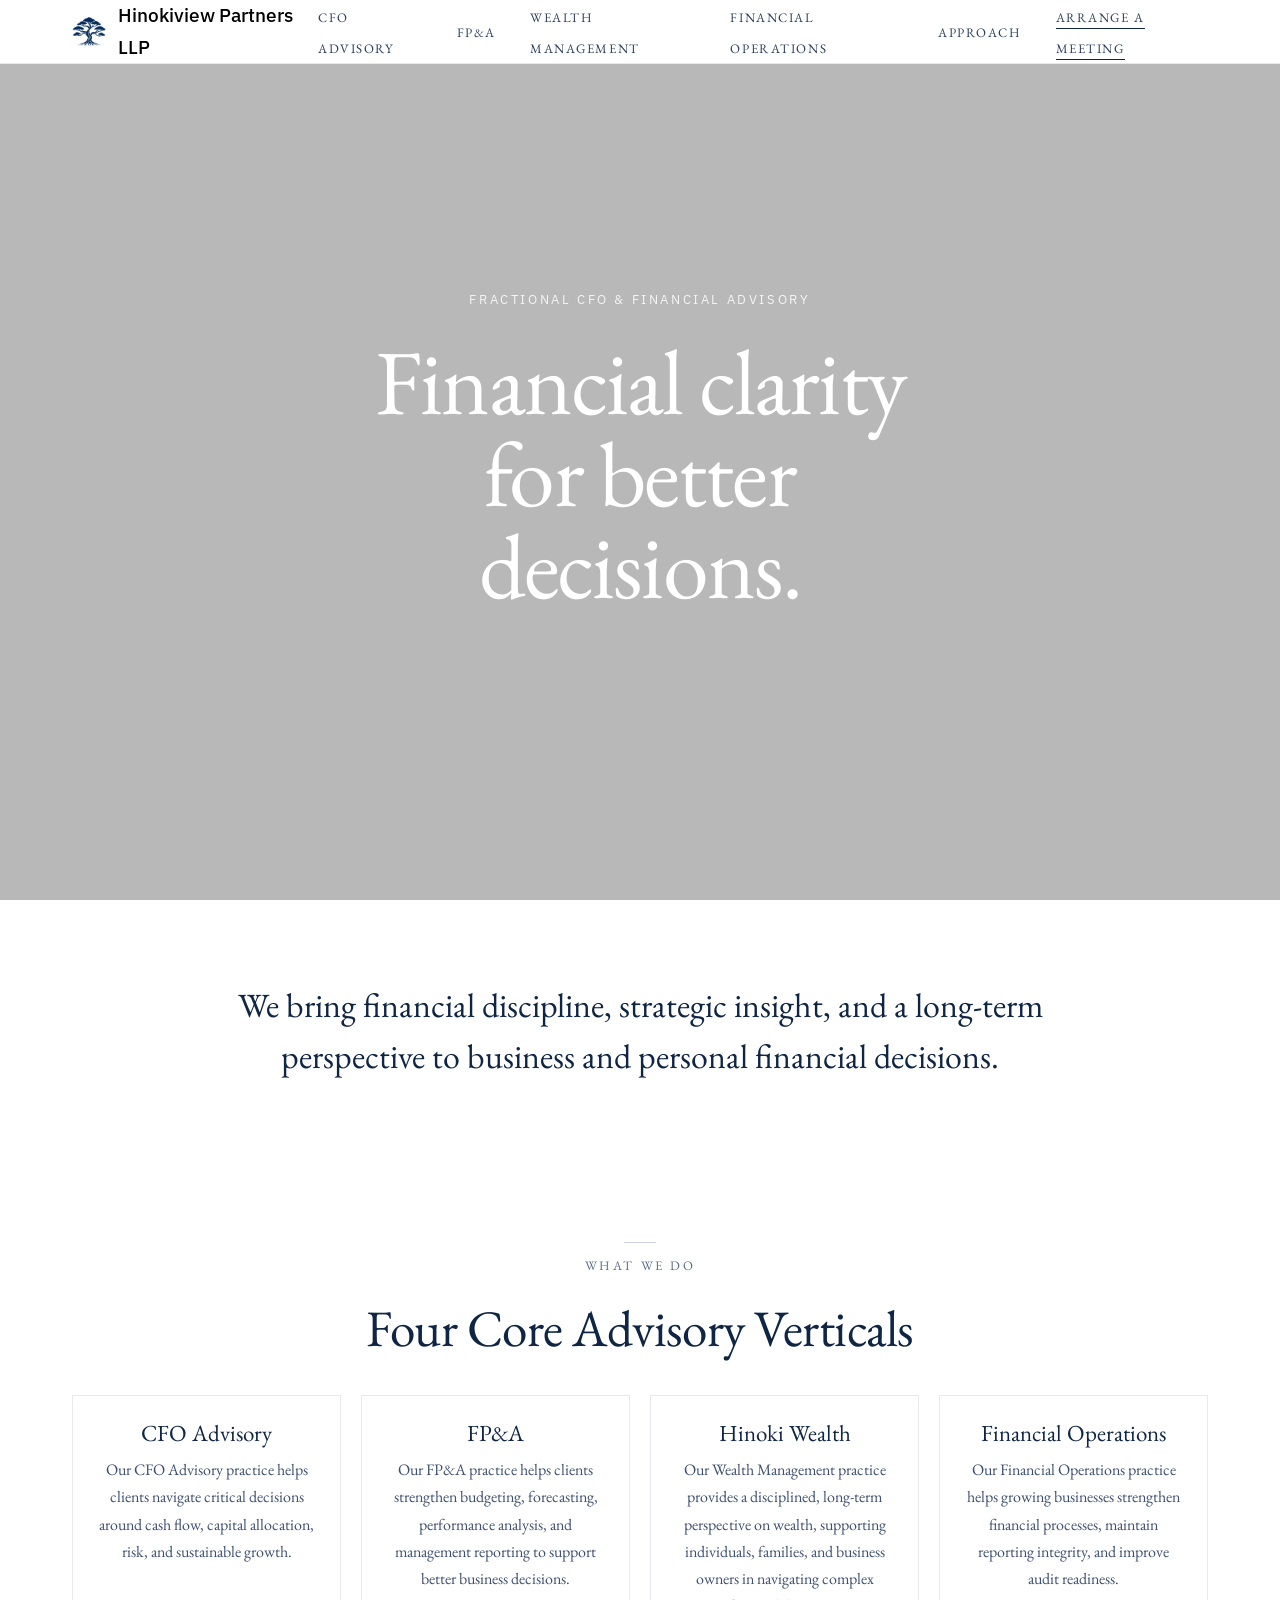
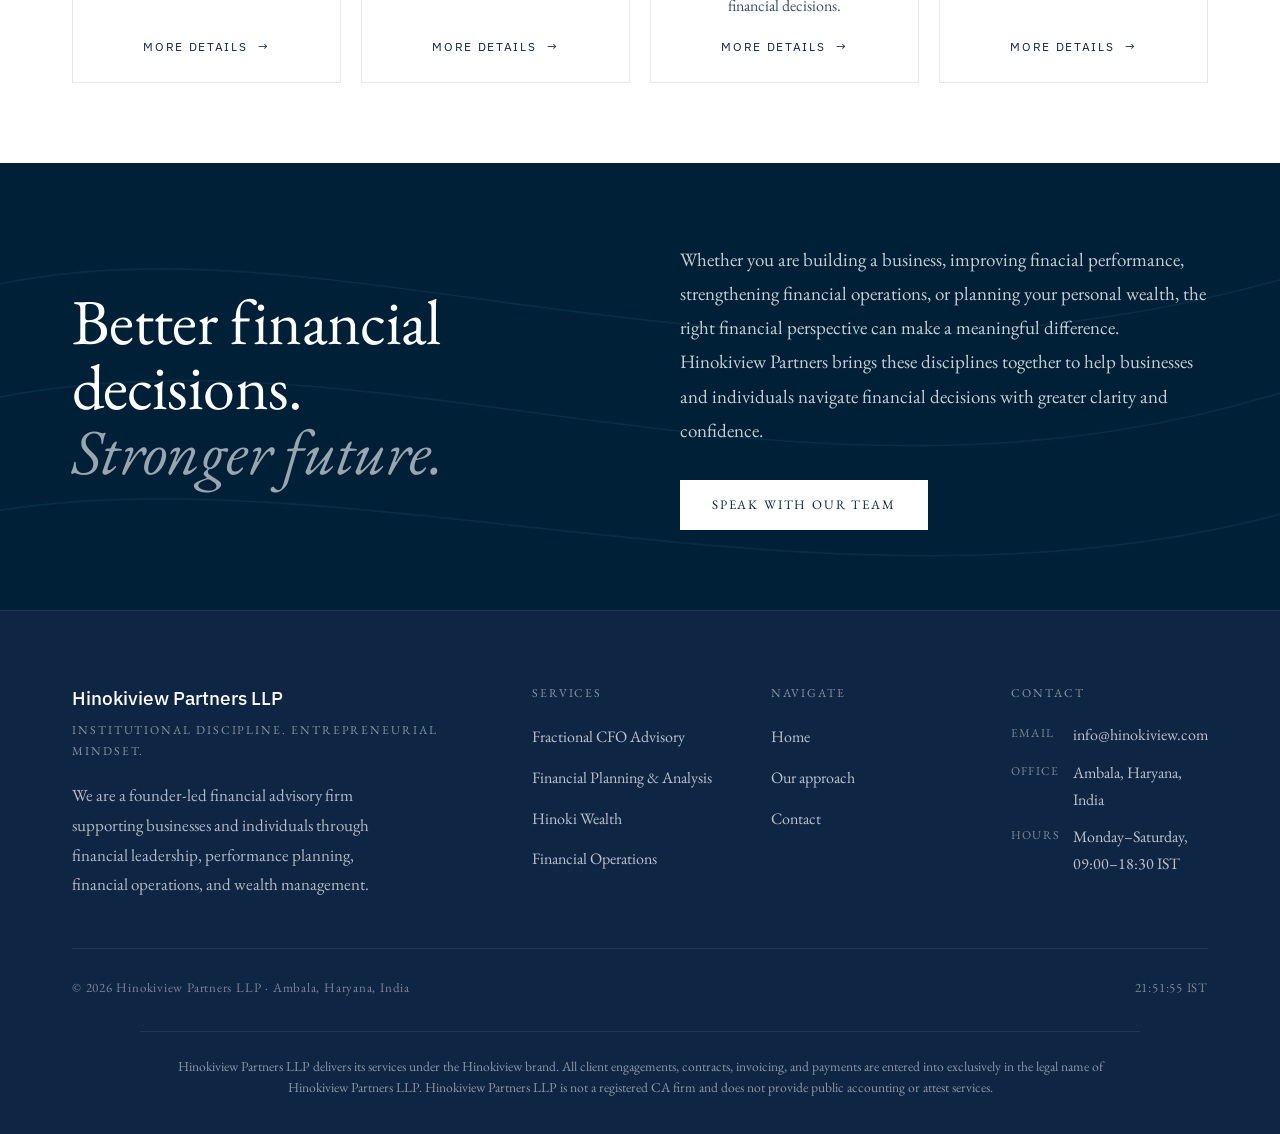
<file: index.html>
<!-- filename: index.html -->

<!DOCTYPE html>
<html lang="en">
<head>
  <meta charset="UTF-8">
  <meta name="viewport" content="width=device-width, initial-scale=1.0">
  <title>Hinokiview Partners LLP | CFO Advisory Services</title>
  <link rel="icon" type="image/png" href="favicon.png?v=2">
  <meta name="description" content="Financial clarity for better decisions.">
  <meta name="robots" content="index, follow">
  <link rel="preconnect" href="https://fonts.googleapis.com">
  <link rel="preconnect" href="https://fonts.gstatic.com" crossorigin>
  <link href="https://fonts.googleapis.com/css2?family=EB+Garamond:ital,wght@0,400;0,500;1,400;1,500&family=IBM+Plex+Sans:wght@400;500;600&display=swap" rel="stylesheet">
  <link rel="stylesheet" href="styles.css">
</head>
<body>

  <!-- 1 — WHITE NOTE BAR: logo + navigation -->
  <nav aria-label="Main navigation">
    <a class="nav-logo" href="index.html">
      <img class="logo-mark" src="logo.png" alt="Hinokiview Partners logo">
      Hinokiview Partners LLP
    </a>
    <button class="menu-toggle" type="button" aria-expanded="false" aria-label="Open navigation">Menu</button>
    <ul class="nav-links">
      <li><a href="cfo.html">CFO Advisory</a></li>
      <li><a href="fpa.html">FP&amp;A</a></li>
      <li><a href="wealth-management.html">Wealth Management</a></li>
      <li><a href="financial-operations.html">Financial Operations</a></li>
      <li><a href="approach.html">Approach</a></li>
      <li><a class="nav-cta" href="mailto:info@hinokiview.com?subject=Arrange%20a%20meeting">Arrange a meeting</a></li>
    </ul>
  </nav>

  <main>

    <!-- 2 — VIDEO HERO: only the two lines of text over a now-visible video -->
    <section class="hero">
      <video class="hero-video" autoplay muted loop playsinline poster="">
        <!-- change hero.mp4 to your actual video filename -->
        <source src="hinokiviewplaceholder.mp4" type="video/mp4">
      </video>
      <div class="hero-overlay"></div>
      <div class="hero-content">
        <p class="hero-eyebrow">Fractional CFO &amp; Financial Advisory</p>
        <h1 class="hero-h">Financial clarity<br>for better<br>decisions.</h1>
      </div>
    </section>

    <!-- 3 — WHITE BACKGROUND: mission statement, then What we do -->
    <section class="sec intro">
      <p class="intro-statement">
        We bring financial discipline, strategic insight, and a long-term perspective to business and personal financial decisions.
      </p>
    </section>

    <section class="sec what-we-do">
      <p class="sec-label">What we do</p>
      <h2 class="sec-h">Four Core Advisory Verticals</h2>

      <div class="wwd-grid">
        <article class="wwd-card">
          <h3 class="wwd-title">CFO Advisory</h3>
          <p class="wwd-tagline">Our CFO Advisory practice helps clients navigate critical decisions around cash flow, capital allocation, risk, and sustainable growth.</p>
          <a class="wwd-link" href="cfo.html">More details <span aria-hidden="true">→</span></a>
        </article>

        <article class="wwd-card">
          <h3 class="wwd-title">FP&amp;A</h3>
          <p class="wwd-tagline">Our FP&A practice helps clients strengthen budgeting, forecasting, performance analysis, and management reporting to support better business decisions.</p>
          <a class="wwd-link" href="fpa.html">More details <span aria-hidden="true">→</span></a>
        </article>

        <article class="wwd-card">
          <h3 class="wwd-title">Hinoki Wealth</h3>
          <p class="wwd-tagline">Our Wealth Management practice provides a disciplined, long-term perspective on wealth, supporting individuals, families, and business owners in navigating complex financial decisions.</p>
          <a class="wwd-link" href="wealth-management.html">More details <span aria-hidden="true">→</span></a>
        </article>

        <article class="wwd-card">
          <h3 class="wwd-title">Financial Operations</h3>
          <p class="wwd-tagline">Our Financial Operations practice helps growing businesses strengthen financial processes, maintain reporting integrity, and improve audit readiness.</p>
          <a class="wwd-link" href="financial-operations.html">More details <span aria-hidden="true">→</span></a>
        </article>
      </div>
    </section>

    <!-- 4 — BLUE BAND -->
    <section class="band">
      <svg class="band-lines" viewBox="0 0 1200 400" preserveAspectRatio="none" aria-hidden="true">
        <path d="M-50 120 C300 20 700 260 1250 90"></path>
        <path d="M-50 220 C350 120 750 360 1250 190"></path>
        <path d="M-50 320 C300 240 800 440 1250 300"></path>
      </svg>
      <div class="band-inner">
        <h2 class="band-h">Better financial<br>decisions.<br><em>Stronger future.</em></h2>
        <div class="band-right">
          <p>Whether you are building a business, improving finacial performance, strengthening financial operations, or planning your personal wealth, the right financial perspective can make a meaningful difference. Hinokiview Partners brings these disciplines together to help businesses and individuals navigate financial decisions with greater clarity and confidence.</p>
          <a class="btn-white" href="mailto:info@hinokiview.com?subject=Consultation">Speak with our team</a>
        </div>
      </div>
    </section>

  </main>

  <!-- SHARED FOOTER -->
  <footer id="footer-contact">
    <div class="footer-top">
      <div>
        <div class="f-brand">Hinokiview Partners LLP</div>
        <div class="f-tagline">Institutional discipline. Entrepreneurial mindset.</div>
        <p class="f-about">We are a founder-led financial advisory firm supporting businesses and individuals through financial leadership, performance planning, financial operations, and wealth management.</p>
      </div>
      <div class="f-col">
        <p class="f-col-h">Services</p>
        <ul>
          <li><a href="cfo.html">Fractional CFO Advisory</a></li>
          <li><a href="fpa.html">Financial Planning &amp; Analysis</a></li>
          <li><a href="wealth-management.html">Hinoki Wealth</a></li>
          <li><a href="financial-operations.html">Financial Operations</a></li>
        </ul>
      </div>
      <div class="f-col">
        <p class="f-col-h">Navigate</p>
        <ul>
          <li><a href="index.html">Home</a></li>
          <li><a href="approach.html">Our approach</a></li>
          <li><a href="mailto:info@hinokiview.com?subject=Contact">Contact</a></li>
        </ul>
      </div>
      <div class="f-col">
        <p class="f-col-h">Contact</p>
        <div class="f-row"><span>Email</span><span><a href="mailto:info@hinokiview.com">info@hinokiview.com</a></span></div>
        <div class="f-row"><span>Office</span><span>Ambala, Haryana, India</span></div>
        <div class="f-row"><span>Hours</span><span>Monday–Saturday, 09:00–18:30 IST</span></div>
      </div>
    </div>
    <div class="footer-bottom">
      <p>&copy; 2026 Hinokiview Partners LLP · Ambala, Haryana, India</p>
      <span id="clock" aria-hidden="true"></span>
    </div>
    <p class="legal-disclaimer">
      Hinokiview Partners LLP delivers its services under the Hinokiview brand. All client
      engagements, contracts, invoicing, and payments are entered into exclusively
      in the legal name of Hinokiview Partners LLP. Hinokiview Partners LLP is not a
      registered CA firm and does not provide public accounting or attest services.
    </p>
  </footer>

  <script src="script.js"></script>
</body>
</html>
</file>
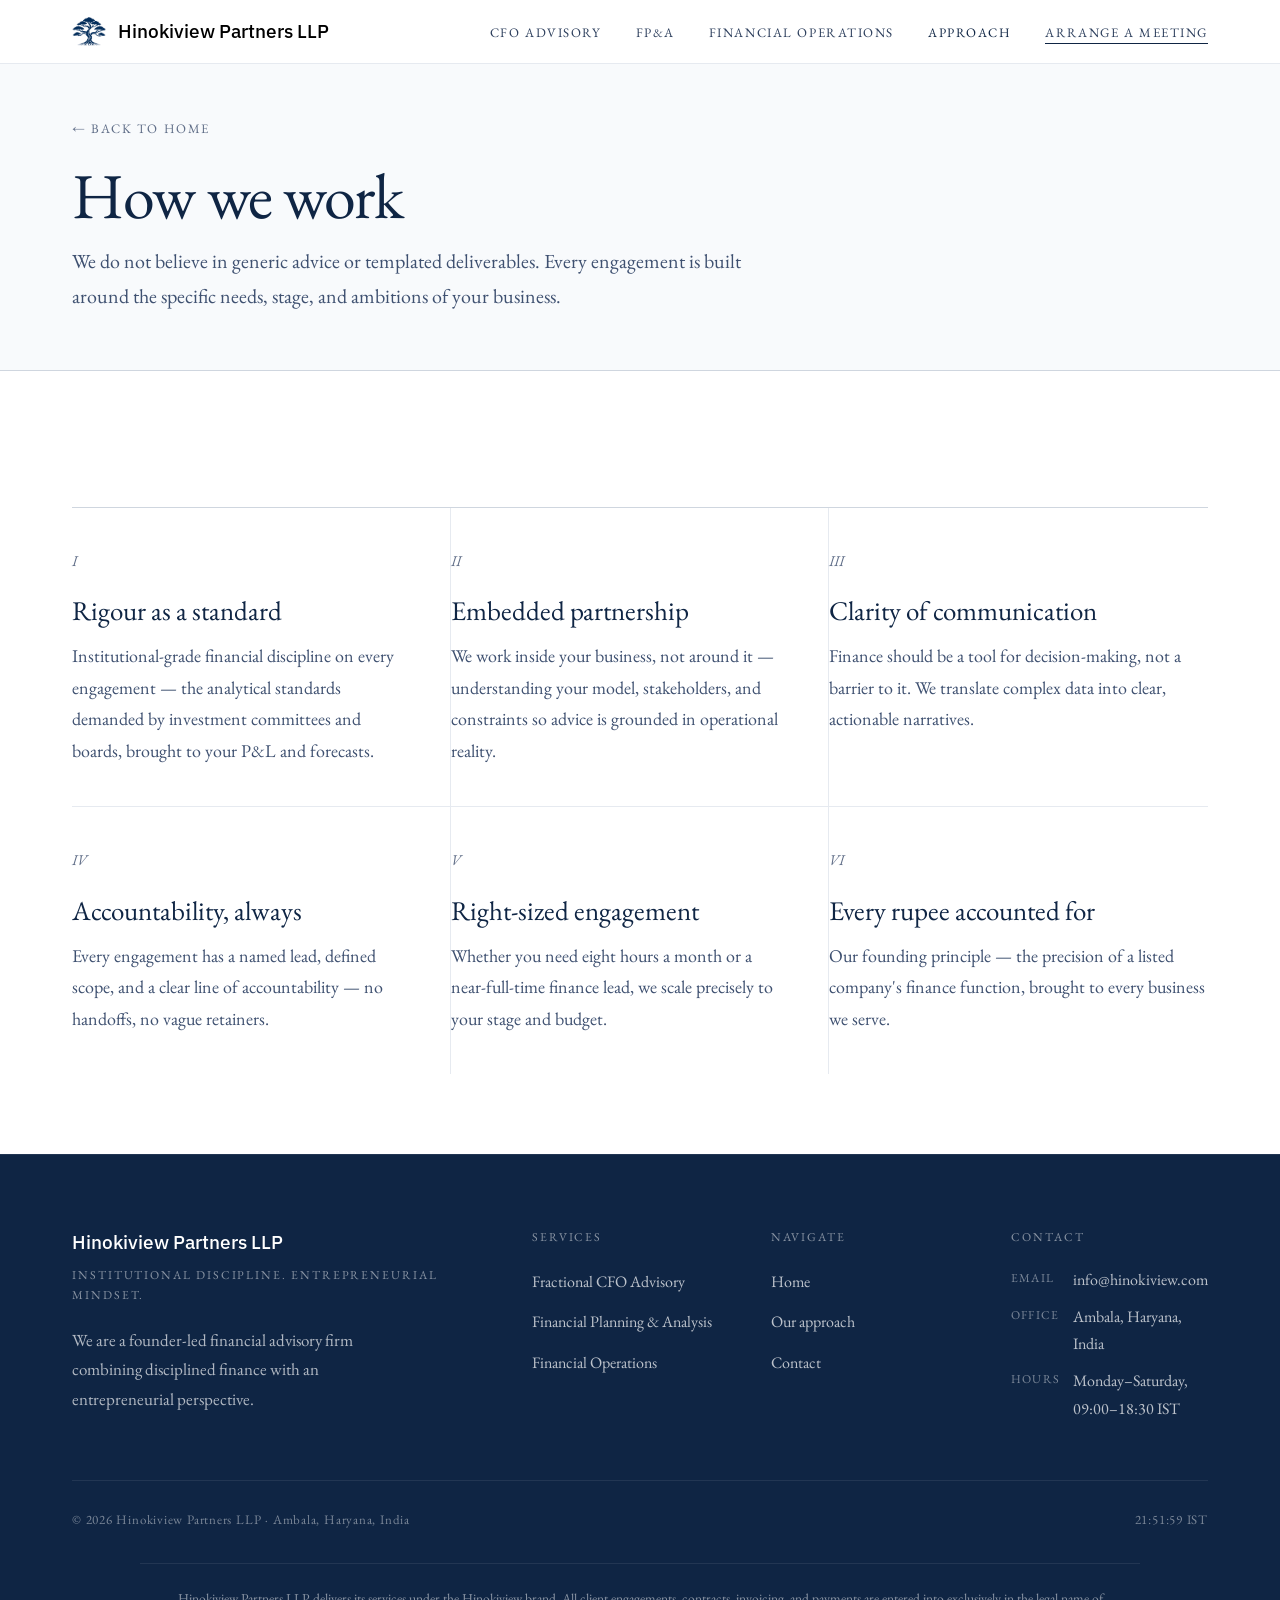
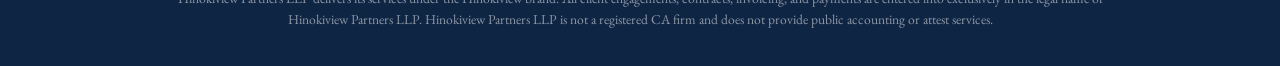
<file: approach.html>
<!-- filename: approach.html -->

<!DOCTYPE html>
<html lang="en">
<head>
  <meta charset="UTF-8">
  <meta name="viewport" content="width=device-width, initial-scale=1.0">
  <title>Our Approach · Hinokiview Partners LLP</title>
  <link rel="icon" type="image/png" href="favicon.png?v=2">
  <meta name="description" content="How Hinokiview Partners works — rigour, embedded partnership, clarity, and accountability on every engagement.">
  <meta name="robots" content="index, follow">
  <link rel="preconnect" href="https://fonts.googleapis.com">
  <link rel="preconnect" href="https://fonts.gstatic.com" crossorigin>
  <link href="https://fonts.googleapis.com/css2?family=EB+Garamond:ital,wght@0,400;0,500;1,400;1,500&family=IBM+Plex+Sans:wght@400;500;600&display=swap" rel="stylesheet">
  <link rel="stylesheet" href="styles.css">
</head>
<body>
  <nav aria-label="Main navigation">
    <a class="nav-logo" href="index.html">
      <img class="logo-mark" src="logo.png" alt="Hinokiview Partners logo">
      Hinokiview Partners LLP
    </a>
    <button class="menu-toggle" type="button" aria-expanded="false" aria-label="Open navigation">Menu</button>
    <ul class="nav-links">
      <li><a href="cfo.html">CFO Advisory</a></li>
      <li><a href="fpa.html">FP&amp;A</a></li>
      <li><a href="financial-operations.html">Financial Operations</a></li>
      <li><a class="active" href="approach.html">Approach</a></li>
      <li><a class="nav-cta" href="mailto:info@hinokiview.com?subject=Arrange%20a%20meeting">Arrange a meeting</a></li>
    </ul>
  </nav>

  <main>
    <section class="page-hero">
      <a class="back-link" href="index.html"><span aria-hidden="true">←</span> Back to home</a>
      <h1 class="page-hero-h" style="margin-top:20px">How we work </h1>
      <p class="page-hero-p">We do not believe in generic advice or templated deliverables. Every engagement is built around the specific needs, stage, and ambitions of your business.</p>
    </section>
    <section class="sec">
      <div class="principles-grid">
        <article class="principle"><p class="p-num">I</p><h3 class="p-title">Rigour as a standard</h3><p class="p-body">Institutional-grade financial discipline on every engagement — the analytical standards demanded by investment committees and boards, brought to your P&amp;L and forecasts.</p></article>
        <article class="principle"><p class="p-num">II</p><h3 class="p-title">Embedded partnership</h3><p class="p-body">We work inside your business, not around it — understanding your model, stakeholders, and constraints so advice is grounded in operational reality.</p></article>
        <article class="principle"><p class="p-num">III</p><h3 class="p-title">Clarity of communication</h3><p class="p-body">Finance should be a tool for decision-making, not a barrier to it. We translate complex data into clear, actionable narratives.</p></article>
        <article class="principle"><p class="p-num">IV</p><h3 class="p-title">Accountability, always</h3><p class="p-body">Every engagement has a named lead, defined scope, and a clear line of accountability — no handoffs, no vague retainers.</p></article>
        <article class="principle"><p class="p-num">V</p><h3 class="p-title">Right-sized engagement</h3><p class="p-body">Whether you need eight hours a month or a near-full-time finance lead, we scale precisely to your stage and budget.</p></article>
        <article class="principle"><p class="p-num">VI</p><h3 class="p-title">Every rupee accounted for</h3><p class="p-body">Our founding principle — the precision of a listed company's finance function, brought to every business we serve.</p></article>
      </div>
    </section>
  </main>

  <footer id="footer-contact">
    <div class="footer-top">
      <div>
        <div class="f-brand">Hinokiview Partners LLP</div>
        <div class="f-tagline">Institutional discipline. Entrepreneurial mindset.</div>
        <p class="f-about">We are a founder-led financial advisory firm combining disciplined finance with an entrepreneurial perspective.</p>
      </div>
      <div class="f-col">
        <p class="f-col-h">Services</p>
        <ul>
          <li><a href="cfo.html">Fractional CFO Advisory</a></li>
          <li><a href="fpa.html">Financial Planning &amp; Analysis</a></li>
          <li><a href="financial-operations.html">Financial Operations</a></li>
        </ul>
      </div>
      <div class="f-col">
        <p class="f-col-h">Navigate</p>
        <ul>
          <li><a href="index.html">Home</a></li>
          <li><a href="approach.html">Our approach</a></li>
          <li><a href="mailto:info@hinokiview.com?subject=Contact">Contact</a></li>
        </ul>
      </div>
      <div class="f-col">
        <p class="f-col-h">Contact</p>
        <div class="f-row"><span>Email</span><span><a href="mailto:info@hinokiview.com">info@hinokiview.com</a></span></div>
        <div class="f-row"><span>Office</span><span>Ambala, Haryana, India</span></div>
        <div class="f-row"><span>Hours</span><span>Monday–Saturday, 09:00–18:30 IST</span></div>
      </div>
    </div>
    <div class="footer-bottom">
      <p>&copy; 2026 Hinokiview Partners LLP · Ambala, Haryana, India</p>
      <span id="clock" aria-hidden="true"></span>
    </div>
    <p class="legal-disclaimer">
      Hinokiview Partners LLP delivers its services under the Hinokiview brand. All client
      engagements, contracts, invoicing, and payments are entered into exclusively
      in the legal name of Hinokiview Partners LLP. Hinokiview Partners LLP is not a
      registered CA firm and does not provide public accounting or attest services.
    </p>
  </footer>

  <script src="script.js"></script>
</body>
</html>
</file>
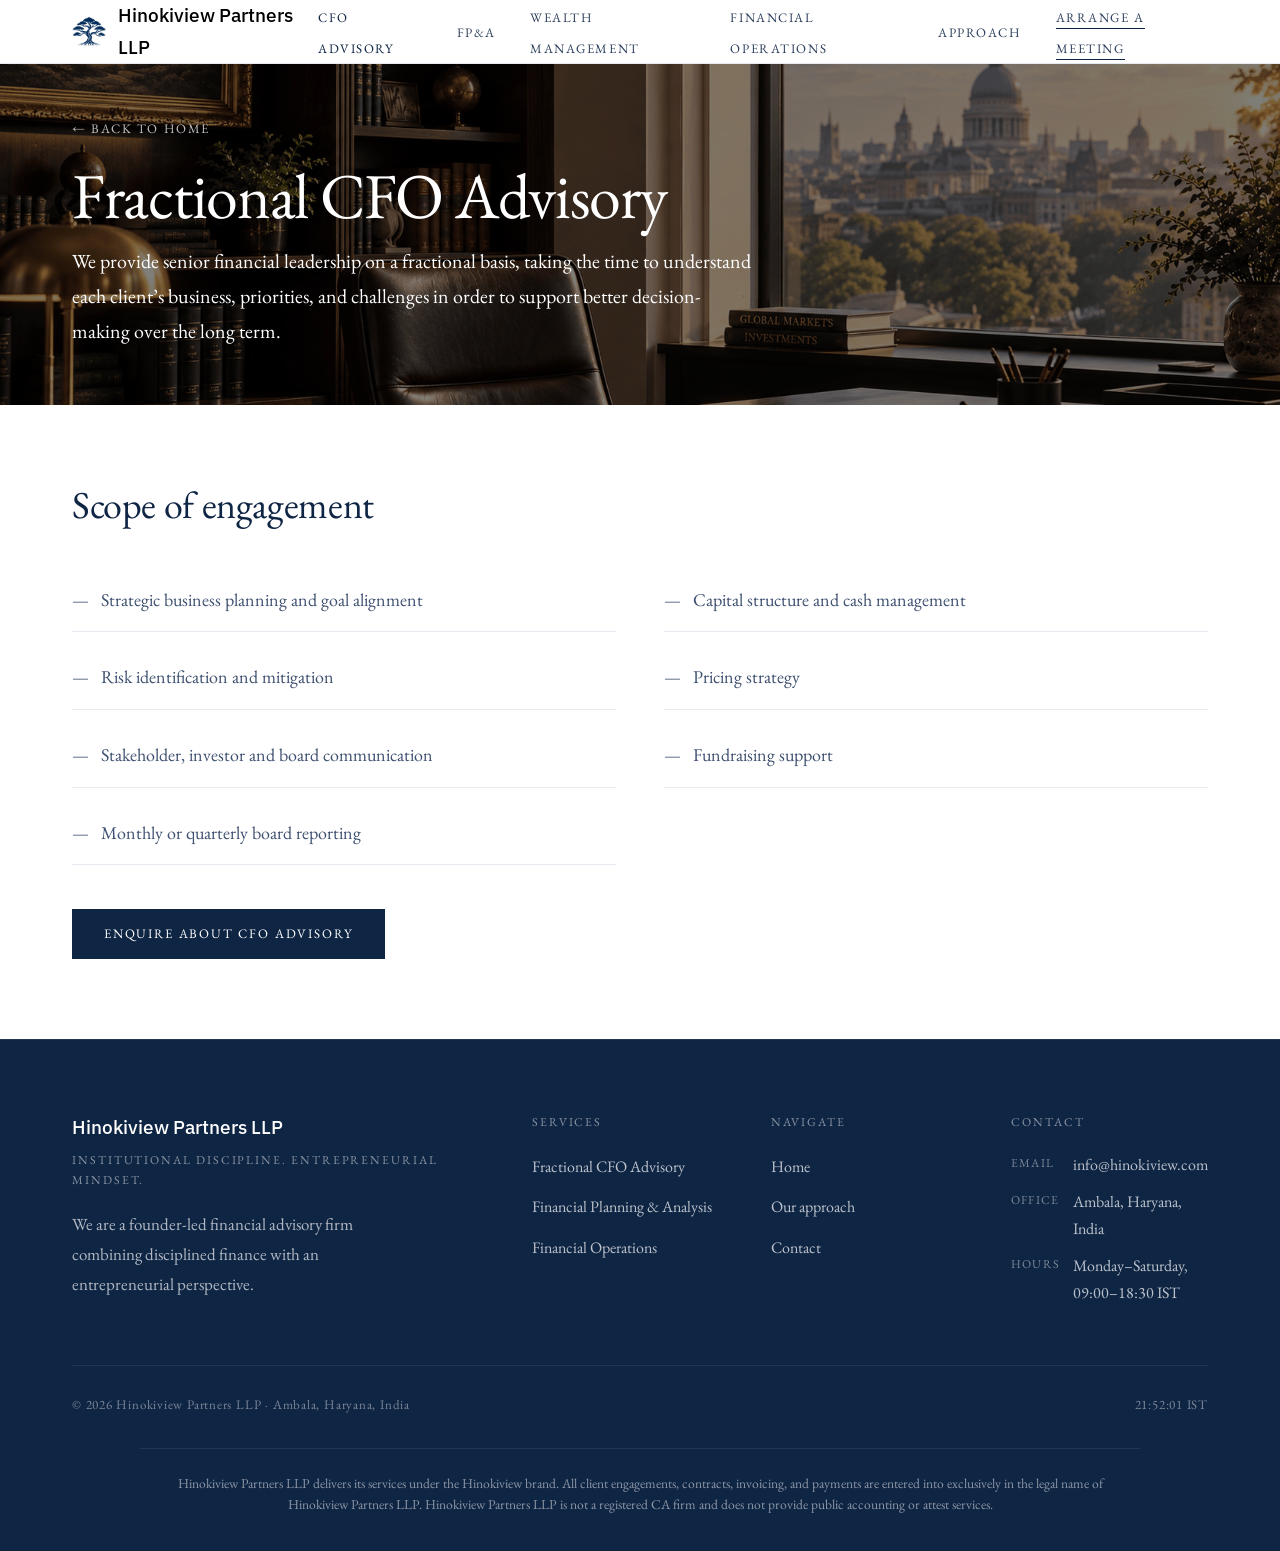
<file: cfo.html>
<!-- filename: cfo.html -->
<!DOCTYPE html>
<html lang="en">
<head>
  <meta charset="UTF-8">
  <meta name="viewport" content="width=device-width, initial-scale=1.0">
  <title>Fractional CFO Advisory · Hinokiview Partners LLP</title>
  <link rel="icon" type="image/png" href="favicon.png?v=2">
  <meta name="description" content="We provide senior financial leadership on a fractional basis, taking the time to understand each client’s business, priorities, and challenges in order to support better decision-making over the long term.">
  <meta name="robots" content="index, follow">
  <link rel="preconnect" href="https://fonts.googleapis.com">
  <link rel="preconnect" href="https://fonts.gstatic.com" crossorigin>
  <link href="https://fonts.googleapis.com/css2?family=EB+Garamond:ital,wght@0,400;0,500;1,400;1,500&family=IBM+Plex+Sans:wght@400;500;600&display=swap" rel="stylesheet">
  <link rel="stylesheet" href="styles.css">
</head>
<body>
  <!-- Paste the SHARED NAV here. On this page add class="active" to the CFO Advisory link: -->
  <nav aria-label="Main navigation">
    <a class="nav-logo" href="index.html">
      <img class="logo-mark" src="logo.png" alt="Hinokiview Partners logo">
      Hinokiview Partners LLP
    </a>
    <button class="menu-toggle" type="button" aria-expanded="false" aria-label="Open navigation">Menu</button>
    <ul class="nav-links">
      <li><a class="active" href="cfo.html">CFO Advisory</a></li>
      <li><a href="fpa.html">FP&amp;A</a></li>
      <li><a href="wealth-management.html">Wealth Management</a></li>
      <li><a href="financial-operations.html">Financial Operations</a></li>
      <li><a href="approach.html">Approach</a></li>
      <li><a class="nav-cta" href="mailto:info@hinokiview.com?subject=Arrange%20a%20meeting">Arrange a meeting</a></li>
    </ul>
  </nav>

  <main>
    <section class="page-hero has-photo" style="--hero-img:url('cfo-advisory.jpg')">
      <a class="back-link" href="index.html"><span aria-hidden="true">←</span> Back to home</a>
     <h1 class="page-hero-h" style="margin-top:20px">Fractional CFO Advisory</h1>
      <p class="page-hero-p">We provide senior financial leadership on a fractional basis, taking the time to understand each client’s business, priorities, and challenges in order to support better decision-making over the long term.</p>
    </section>
    <section class="sec">
      <h2 class="sec-h" style="font-size:clamp(28px,3vw,38px)">Scope of engagement</h2>
      <div class="scope-grid">
        <div class="scope-item">Strategic business planning and goal alignment</div>
        <div class="scope-item">Capital structure and cash management</div>
        <div class="scope-item">Risk identification and mitigation</div>
        <div class="scope-item">Pricing strategy</div>
        <div class="scope-item">Stakeholder, investor and board communication</div>
        <div class="scope-item">Fundraising support</div>
        <div class="scope-item">Monthly or quarterly board reporting</div>
      </div>
      <div style="margin-top:44px"><a class="btn-dark" href="mailto:info@hinokiview.com?subject=CFO%20Advisory%20Enquiry">Enquire about CFO Advisory</a></div>
    </section>
  </main>

  <!-- Paste the SHARED FOOTER here (identical to index.html) -->
  <footer id="footer-contact">
    <div class="footer-top">
      <div>
        <div class="f-brand">Hinokiview Partners LLP</div>
        <div class="f-tagline">Institutional discipline. Entrepreneurial mindset.</div>
        <p class="f-about">We are a founder-led financial advisory firm combining disciplined finance with an entrepreneurial perspective.</p>
      </div>
      <div class="f-col">
        <p class="f-col-h">Services</p>
        <ul>
          <li><a href="cfo.html">Fractional CFO Advisory</a></li>
          <li><a href="fpa.html">Financial Planning &amp; Analysis</a></li>
          <li><a href="financial-operations.html">Financial Operations</a></li>
        </ul>
      </div>
      <div class="f-col">
        <p class="f-col-h">Navigate</p>
        <ul>
          <li><a href="index.html">Home</a></li>
          <li><a href="approach.html">Our approach</a></li>
          <li><a href="mailto:info@hinokiview.com?subject=Contact">Contact</a></li>
        </ul>
      </div>
      <div class="f-col">
        <p class="f-col-h">Contact</p>
        <div class="f-row"><span>Email</span><span><a href="mailto:info@hinokiview.com">info@hinokiview.com</a></span></div>
        <div class="f-row"><span>Office</span><span>Ambala, Haryana, India</span></div>
        <div class="f-row"><span>Hours</span><span>Monday–Saturday, 09:00–18:30 IST</span></div>
      </div>
    </div>
    <div class="footer-bottom">
      <p>&copy; 2026 Hinokiview Partners LLP · Ambala, Haryana, India</p>
      <span id="clock" aria-hidden="true"></span>
    </div>
    <p class="legal-disclaimer">
      Hinokiview Partners LLP delivers its services under the Hinokiview brand. All client
      engagements, contracts, invoicing, and payments are entered into exclusively
      in the legal name of Hinokiview Partners LLP. Hinokiview Partners LLP is not a
      registered CA firm and does not provide public accounting or attest services.
    </p>
  </footer>

  <script src="script.js"></script>
</body>
</html>
</file>
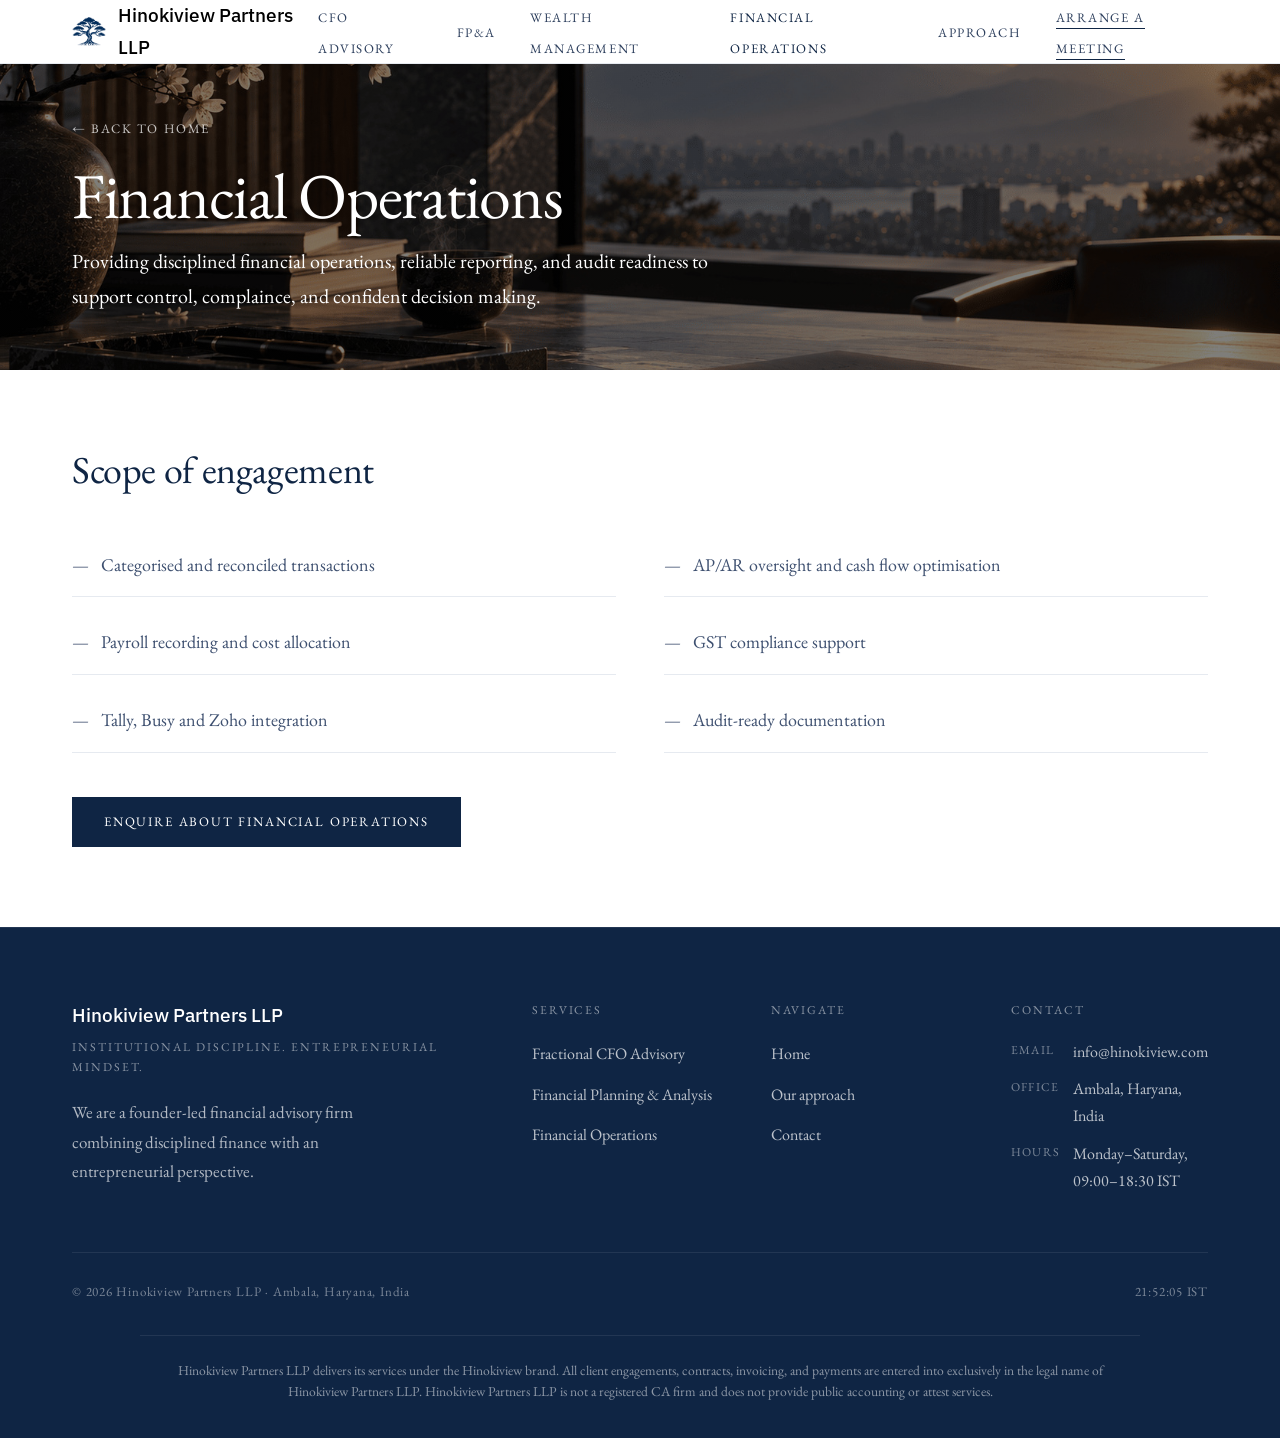
<file: financial-operations.html>
<!-- filename: financial-operations.html -->
<!DOCTYPE html>
<html lang="en">
<head>
  <meta charset="UTF-8">
  <meta name="viewport" content="width=device-width, initial-scale=1.0">
  <title>Financial Operations · Hinokiview Partners LLP</title>
  <link rel="icon" type="image/png" href="favicon.png?v=2">
  <meta name="description" content="Providing disciplined financial operations, reliable reporting, and audit readiness to support control, complaince, and confident decision making.">
  <meta name="robots" content="index, follow">
  <link rel="preconnect" href="https://fonts.googleapis.com">
  <link rel="preconnect" href="https://fonts.gstatic.com" crossorigin>
  <link href="https://fonts.googleapis.com/css2?family=EB+Garamond:ital,wght@0,400;0,500;1,400;1,500&family=IBM+Plex+Sans:wght@400;500;600&display=swap" rel="stylesheet">
  <link rel="stylesheet" href="styles.css">
</head>
<body>
  <nav aria-label="Main navigation">
    <a class="nav-logo" href="index.html">
      <img class="logo-mark" src="logo.png" alt="Hinokiview Partners logo">
      Hinokiview Partners LLP
    </a>
    <button class="menu-toggle" type="button" aria-expanded="false" aria-label="Open navigation">Menu</button>
    <ul class="nav-links">
      <li><a href="cfo.html">CFO Advisory</a></li>
      <li><a href="fpa.html">FP&amp;A</a></li>
      <li><a href="wealth-management.html">Wealth Management</a></li>
      <li><a class="active" href="financial-operations.html">Financial Operations</a></li>
      <li><a href="approach.html">Approach</a></li>
      <li><a class="nav-cta" href="mailto:info@hinokiview.com?subject=Arrange%20a%20meeting">Arrange a meeting</a></li>
    </ul>
  </nav>

  <main>
     <section class="page-hero has-photo" style="--hero-img:url('financial-operations.jpg')">
      <a class="back-link" href="index.html"><span aria-hidden="true">←</span> Back to home</a>
      <h1 class="page-hero-h" style="margin-top:20px">Financial Operations</h1>
      <p class="page-hero-p">Providing disciplined financial operations, reliable reporting, and audit readiness to support control, complaince, and confident decision making.</p>
    </section>
    <section class="sec">
      <h2 class="sec-h" style="font-size:clamp(28px,3vw,38px)">Scope of engagement</h2>
      <div class="scope-grid">
        <div class="scope-item">Categorised and reconciled transactions</div>
        <div class="scope-item">AP/AR oversight and cash flow optimisation</div>
        <div class="scope-item">Payroll recording and cost allocation</div>
        <div class="scope-item">GST compliance support</div>
        <div class="scope-item">Tally, Busy and Zoho integration</div>
        <div class="scope-item">Audit-ready documentation</div>
      </div>
      <div style="margin-top:44px"><a class="btn-dark" href="mailto:info@hinokiview.com?subject=Financial%20Operations%20Enquiry">Enquire about Financial Operations</a></div>
    </section>
  </main>

  <footer id="footer-contact">
    <div class="footer-top">
      <div>
        <div class="f-brand">Hinokiview Partners LLP</div>
        <div class="f-tagline">Institutional discipline. Entrepreneurial mindset.</div>
        <p class="f-about">We are a founder-led financial advisory firm combining disciplined finance with an entrepreneurial perspective.</p>
      </div>
      <div class="f-col">
        <p class="f-col-h">Services</p>
        <ul>
          <li><a href="cfo.html">Fractional CFO Advisory</a></li>
          <li><a href="fpa.html">Financial Planning &amp; Analysis</a></li>
          <li><a href="financial-operations.html">Financial Operations</a></li>
        </ul>
      </div>
      <div class="f-col">
        <p class="f-col-h">Navigate</p>
        <ul>
          <li><a href="index.html">Home</a></li>
          <li><a href="approach.html">Our approach</a></li>
          <li><a href="mailto:info@hinokiview.com?subject=Contact">Contact</a></li>
        </ul>
      </div>
      <div class="f-col">
        <p class="f-col-h">Contact</p>
        <div class="f-row"><span>Email</span><span><a href="mailto:info@hinokiview.com">info@hinokiview.com</a></span></div>
        <div class="f-row"><span>Office</span><span>Ambala, Haryana, India</span></div>
        <div class="f-row"><span>Hours</span><span>Monday–Saturday, 09:00–18:30 IST</span></div>
      </div>
    </div>
    <div class="footer-bottom">
      <p>&copy; 2026 Hinokiview Partners LLP · Ambala, Haryana, India</p>
      <span id="clock" aria-hidden="true"></span>
    </div>
    <p class="legal-disclaimer">
       Hinokiview Partners LLP delivers its services under the Hinokiview brand. All client
       engagements, contracts, invoicing, and payments are entered into exclusively
       in the legal name of Hinokiview Partners LLP. Hinokiview Partners LLP is not a
       registered CA firm and does not provide public accounting or attest services.
    </p>
  </footer>

  <script src="script.js"></script>
</body>
</html>
</file>
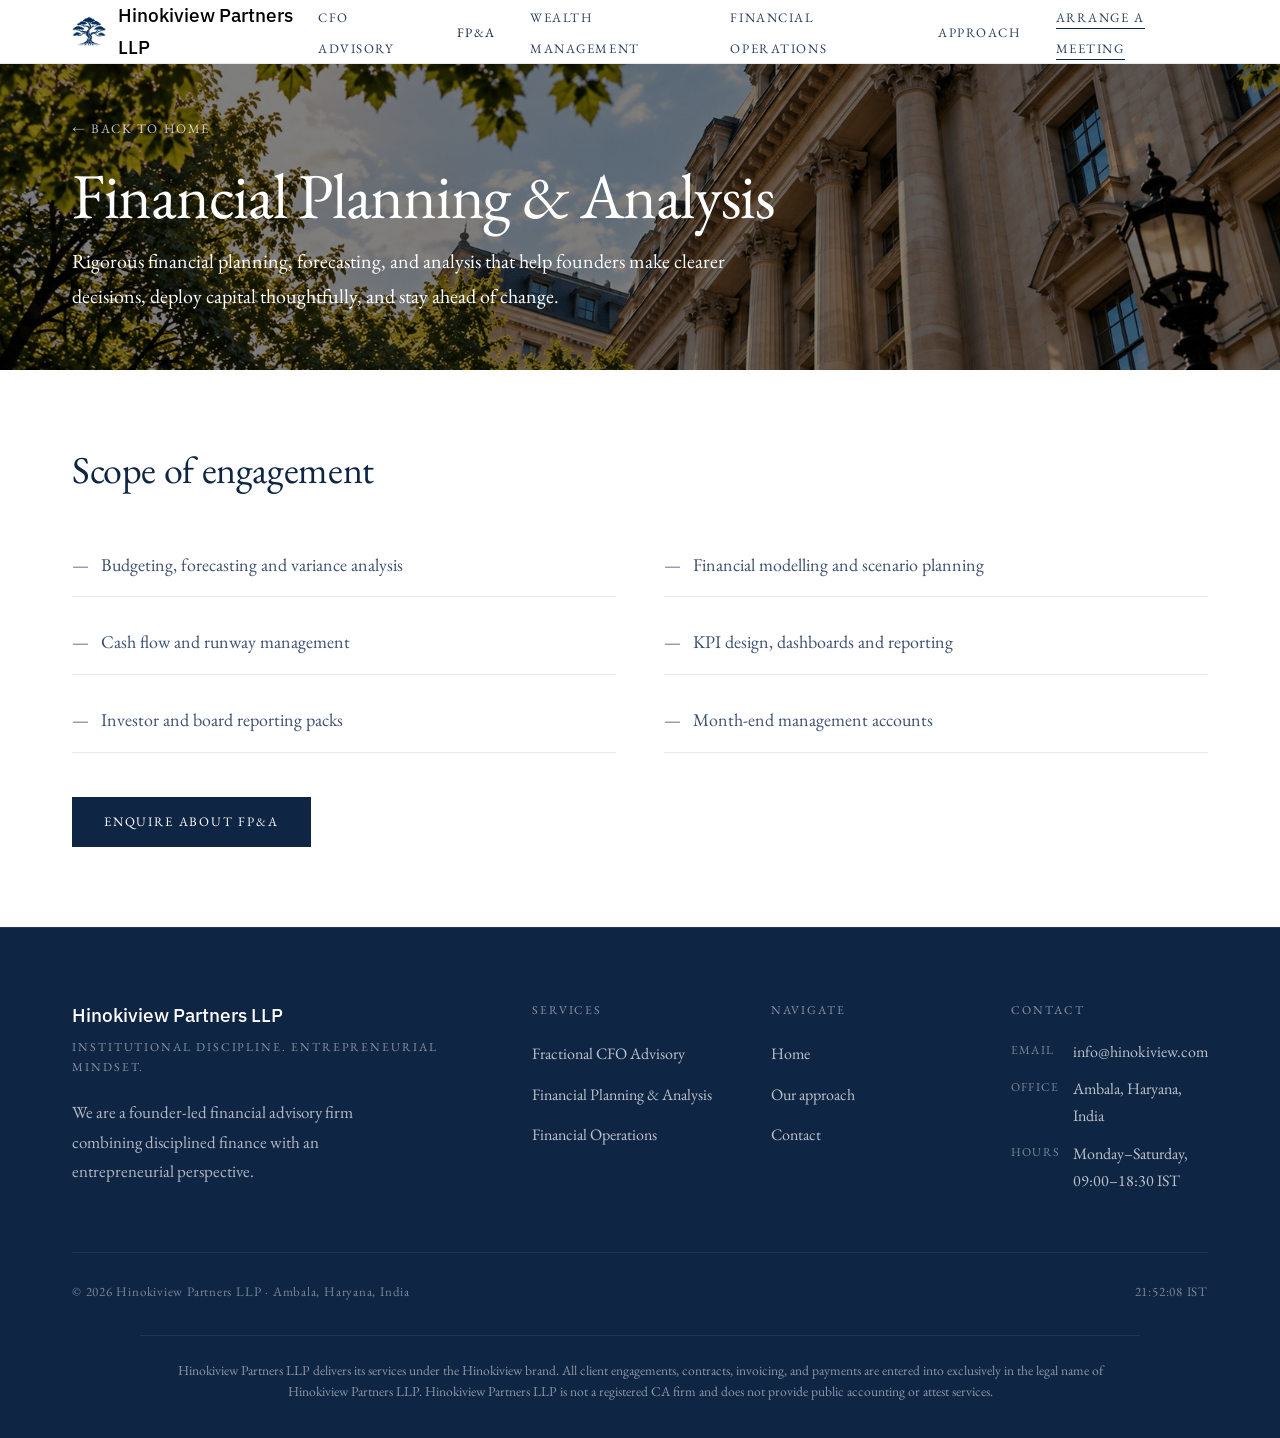
<file: fpa.html>
<!-- filename: fpa.html -->

<!DOCTYPE html>
<html lang="en">
<head>
  <meta charset="UTF-8">
  <meta name="viewport" content="width=device-width, initial-scale=1.0">
  <title>Financial Planning &amp; Analysis · Hinokiview Partners LLP</title>
  <link rel="icon" type="image/png" href="favicon.png?v=2">
  <meta name="description" content="Rigorous financial planning, forecasting, and analysis that turns your numbers into decisions.">
  <meta name="robots" content="index, follow">
  <link rel="preconnect" href="https://fonts.googleapis.com">
  <link rel="preconnect" href="https://fonts.gstatic.com" crossorigin>
  <link href="https://fonts.googleapis.com/css2?family=EB+Garamond:ital,wght@0,400;0,500;1,400;1,500&family=IBM+Plex+Sans:wght@400;500;600&display=swap" rel="stylesheet">
  <link rel="stylesheet" href="styles.css">
</head>
<body>
  <nav aria-label="Main navigation">
    <a class="nav-logo" href="index.html">
      <img class="logo-mark" src="logo.png" alt="Hinokiview Partners logo">
      Hinokiview Partners LLP
    </a>
    <button class="menu-toggle" type="button" aria-expanded="false" aria-label="Open navigation">Menu</button>
    <ul class="nav-links">
      <li><a href="cfo.html">CFO Advisory</a></li>
      <li><a class="active" href="fpa.html">FP&amp;A</a></li>
      <li><a href="wealth-management.html">Wealth Management</a></li>
      <li><a href="financial-operations.html">Financial Operations</a></li>
      <li><a href="approach.html">Approach</a></li>
      <li><a class="nav-cta" href="mailto:info@hinokiview.com?subject=Arrange%20a%20meeting">Arrange a meeting</a></li>
    </ul>
  </nav>

  <main>
    <section class="page-hero has-photo" style="--hero-img:url('fpa.jpg')">
      <a class="back-link" href="index.html"><span aria-hidden="true">←</span> Back to home</a>
      <h1 class="page-hero-h" style="margin-top:20px">Financial Planning &amp; Analysis</h1>
      <p class="page-hero-p">Rigorous financial planning, forecasting, and analysis that help founders make clearer decisions, deploy capital thoughtfully, and stay ahead of change.</p>
    </section>
    <section class="sec">
      <h2 class="sec-h" style="font-size:clamp(28px,3vw,38px)">Scope of engagement</h2>
      <div class="scope-grid">
        <div class="scope-item">Budgeting, forecasting and variance analysis</div>
        <div class="scope-item">Financial modelling and scenario planning</div>
        <div class="scope-item">Cash flow and runway management</div>
        <div class="scope-item">KPI design, dashboards and reporting</div>
        <div class="scope-item">Investor and board reporting packs</div>
        <div class="scope-item">Month-end management accounts</div>
      </div>
      <div style="margin-top:44px"><a class="btn-dark" href="mailto:info@hinokiview.com?subject=FP%26A%20Services%20Enquiry">Enquire about FP&amp;A</a></div>
    </section>
  </main>

  <footer id="footer-contact">
    <div class="footer-top">
      <div>
        <div class="f-brand">Hinokiview Partners LLP</div>
        <div class="f-tagline">Institutional discipline. Entrepreneurial mindset.</div>
        <p class="f-about">We are a founder-led financial advisory firm combining disciplined finance with an entrepreneurial perspective.</p>
      </div>
      <div class="f-col">
        <p class="f-col-h">Services</p>
        <ul>
          <li><a href="cfo.html">Fractional CFO Advisory</a></li>
          <li><a href="fpa.html">Financial Planning &amp; Analysis</a></li>
          <li><a href="financial-operations.html">Financial Operations</a></li>
        </ul>
      </div>
      <div class="f-col">
        <p class="f-col-h">Navigate</p>
        <ul>
          <li><a href="index.html">Home</a></li>
          <li><a href="approach.html">Our approach</a></li>
          <li><a href="mailto:info@hinokiview.com?subject=Contact">Contact</a></li>
        </ul>
      </div>
      <div class="f-col">
        <p class="f-col-h">Contact</p>
        <div class="f-row"><span>Email</span><span><a href="mailto:info@hinokiview.com">info@hinokiview.com</a></span></div>
        <div class="f-row"><span>Office</span><span>Ambala, Haryana, India</span></div>
        <div class="f-row"><span>Hours</span><span>Monday–Saturday, 09:00–18:30 IST</span></div>
      </div>
    </div>
    <div class="footer-bottom">
      <p>&copy; 2026 Hinokiview Partners LLP · Ambala, Haryana, India</p>
      <span id="clock" aria-hidden="true"></span>
    </div>
    <p class="legal-disclaimer">
      Hinokiview Partners LLP delivers its services under the Hinokiview brand. All client
      engagements, contracts, invoicing, and payments are entered into exclusively
      in the legal name of Hinokiview Partners LLP. Hinokiview Partners LLP is not a
      registered CA firm and does not provide public accounting or attest services.
    </p>
  </footer>

  <script src="script.js"></script>
</body>
</html>
</file>
<file: styles.css>
/* filename: styles.css */

*,*::before,*::after{ margin:0; padding:0; box-sizing:border-box; }

:root{
  --ink:#0f2544; --ink-mid:#2c3e5c; --ink-soft:#3e5070; --ink-muted:#5f6d87;
  --rule:#cfd6df; --rule-light:#e6eaf0; --bg:#F8FAFC; --white:#ffffff;
  --band:#002037; --band-line:#123a55;
}

html{ scroll-behavior:smooth; }
body{ background:var(--white); color:var(--ink); font-family:"EB Garamond",serif;
  font-size:18px; line-height:1.7; -webkit-font-smoothing:antialiased; }
a{ color:inherit; }

main{ animation:fade .35s ease; }
@keyframes fade{ from{ opacity:0; transform:translateY(8px); } to{ opacity:1; transform:none; } }

/* ---------- Nav ---------- */
nav{ position:fixed; inset:0 0 auto 0; z-index:200; height:64px; padding:0 72px;
  display:flex; align-items:center; justify-content:space-between;
  background:var(--white); border-bottom:1px solid var(--rule-light); }
.nav-logo{ display:flex; align-items:center; gap:12px; color:#000;
  font-family:"IBM Plex Sans","Helvetica Neue",Helvetica,Arial,sans-serif;
  font-size:19px; font-weight:500; line-height:1.65; text-decoration:none; }
.logo-mark{ width:34px; height:34px; object-fit:contain; display:block; }
.nav-logo em,.f-brand em{ color:inherit; font-style:normal; font-weight:inherit; }
.nav-links{ display:flex; align-items:center; gap:34px; list-style:none; }
.nav-links a,.nav-cta{ color:var(--ink-mid); font-size:13px; letter-spacing:.12em;
  text-decoration:none; text-transform:uppercase; transition:color .2s,opacity .2s; }
.nav-links a:hover,.nav-links a.active{ color:var(--ink); }
.nav-cta{ border-bottom:1px solid var(--ink); color:var(--ink); padding-bottom:2px; }
.nav-cta:hover{ opacity:.6; }
.menu-toggle{ display:none; border:0; background:transparent; color:var(--ink);
  cursor:pointer; font-family:inherit; font-size:13px; letter-spacing:.1em; text-transform:uppercase; }

/* ---------- Hero (defined ONCE, matches your HTML) ---------- */
.hero{ position:relative; min-height:100vh; display:flex; align-items:center;
  justify-content:center; padding:64px 24px; overflow:hidden; text-align:center; }
.hero-video{ position:absolute; inset:0; width:100%; height:100%; object-fit:cover; z-index:0; }
.hero-overlay{ position:absolute; inset:0; background:rgba(0,0,0,.28); z-index:1; }
.hero-content{ position:relative; z-index:2; max-width:900px; color:var(--white); }
.hero-eyebrow{ margin-bottom:24px; color:rgba(255,255,255,.85);
  font-family:"IBM Plex Sans",Helvetica,Arial,sans-serif;
  font-size:13px; letter-spacing:.2em; text-transform:uppercase; }
.hero-h{ margin:0; color:var(--white); font-size:clamp(58px,7.4vw,92px);
  font-weight:400; letter-spacing:-.02em; line-height:1; }

/* ---------- Buttons ---------- */
.btn-dark,.btn-white{ display:inline-block; padding:14px 32px; font-size:13px;
  letter-spacing:.14em; text-decoration:none; text-transform:uppercase; transition:opacity .2s; }
.btn-dark{ background:var(--ink); color:var(--white); }
.btn-white{ background:var(--white); color:var(--ink); }
.btn-dark:hover,.btn-white:hover{ opacity:.75; }

/* ---------- Generic sections ---------- */
.sec{ padding:80px 72px; }
.sec-h{ margin-bottom:16px; font-size:clamp(38px,4vw,54px); font-weight:400; letter-spacing:-.01em; line-height:1.05; }
.sec-label{ display:flex; align-items:center; gap:16px; margin-bottom:24px;
  color:var(--ink-muted); font-size:13px; letter-spacing:.2em; text-transform:uppercase; }
.sec-label::before{ content:""; display:block; width:32px; height:1px; background:var(--rule); }

/* ---------- Intro statement ---------- */
.intro{ text-align:center; }
.intro-statement{ max-width:820px; margin:0 auto;
  font-size:clamp(24px,2.8vw,34px); line-height:1.5; color:var(--ink); }
.intro-statement em{ color:var(--ink-soft); font-style:italic; }

/* ---------- What we do cards ---------- */
.what-we-do{ text-align:center; }
.what-we-do .sec-label{ flex-direction:column; align-items:center; gap:12px; margin-bottom:24px; }
.what-we-do .sec-label::before{ order:-1; }   /* puts the dash line ABOVE the words */
.what-we-do .sec-h{ margin-bottom:40px; }
.wwd-grid{ display:grid; grid-template-columns:repeat(4,1fr); gap:20px; }
.wwd-card{ display:flex; flex-direction:column; padding:24px; background:var(--white);
  border:1px solid var(--rule-light); transition:border-color .2s, transform .2s; }
.wwd-card:hover{ border-color:var(--rule); transform:translateY(-2px); }
.wwd-title{ margin-bottom:10px; font-size:23px; font-weight:400; line-height:1.15; }
.wwd-tagline{ flex-grow:1; margin-bottom:18px; color:var(--ink-soft); font-size:16px; line-height:1.7; }
.wwd-link{ color:var(--ink); font-family:"IBM Plex Sans",Helvetica,Arial,sans-serif;
  font-size:12px; letter-spacing:.14em; text-transform:uppercase; text-decoration:none; }
.wwd-link span{ display:inline-block; margin-left:6px; transition:margin-left .2s; }
.wwd-link:hover span{ margin-left:12px; }

/* ---------- Service / approach pages (cfo, fpa, etc.) ---------- */
.page-hero{ padding:112px 72px 56px; background:var(--bg); border-bottom:1px solid var(--rule); }
.page-hero-h{ margin:16px 0; font-size:clamp(42px,5vw,70px); font-weight:400; letter-spacing:-.02em; line-height:1.02; }
.page-hero-h em{ color:var(--ink-soft); font-style:italic; }
.page-hero-p{ max-width:680px; color:var(--ink-soft); font-size:20px; line-height:1.75; }
.scope-grid{ display:grid; grid-template-columns:1fr 1fr; gap:14px 48px; margin-top:44px; }
.scope-item{ display:flex; gap:12px; padding:16px 0; border-bottom:1px solid var(--rule-light);
  color:var(--ink-soft); font-size:18px; }
.scope-item::before{ content:"—"; color:var(--ink-muted); }
.back-link{ color:var(--ink-muted); font-size:13px; letter-spacing:.12em; text-transform:uppercase;
  text-decoration:none; cursor:pointer; }
.back-link:hover{ color:var(--ink); }

/* ---------- Principles (approach page) ---------- */
.principles-grid{ display:grid; grid-template-columns:repeat(3,1fr); margin-top:56px; border-top:1px solid var(--rule); }
.principle{ padding:40px 40px 40px 0; border-right:1px solid var(--rule-light); }
.principle:nth-child(3n){ border-right:0; padding-right:0; }
.principle:nth-child(n+4){ border-top:1px solid var(--rule-light); }
.p-num{ margin-bottom:22px; color:var(--ink-muted); font-size:15px; font-style:italic; }
.p-title{ margin-bottom:14px; font-size:27px; font-weight:400; line-height:1.15; }
.p-body{ color:var(--ink-soft); font-size:18px; line-height:1.75; }

/* ---------- Blue CTA band ---------- */
.band{ position:relative; overflow:hidden; padding:80px 72px; background:var(--band); }
.band-lines{ position:absolute; inset:0; width:100%; height:100%; pointer-events:none; }
.band-lines path{ fill:none; stroke:var(--band-line); stroke-width:1.5; opacity:.5; }
.band-inner{ position:relative; z-index:1; display:grid; grid-template-columns:1fr 1fr; gap:80px; align-items:center; }
.band-h{ color:var(--white); font-size:clamp(42px,5vw,64px); font-weight:400; letter-spacing:-.01em; line-height:1.02; }
.band-h em{ color:rgba(255,255,255,.6); }
.band-right p{ margin-bottom:32px; color:rgba(255,255,255,.78); font-size:19px; line-height:1.8; }

/* ---------- Footer ---------- */
footer{ padding:72px 72px 36px; background:var(--ink); border-top:1px solid rgba(255,255,255,.08); }
.footer-top{ display:grid; grid-template-columns:2.2fr 1fr 1fr 1fr; gap:56px; padding-bottom:48px;
  border-bottom:1px solid rgba(255,255,255,.08); }
.f-brand{ margin-bottom:6px; color:var(--white);
  font-family:"IBM Plex Sans","Helvetica Neue",Helvetica,Arial,sans-serif;
  font-size:19px; font-weight:500; line-height:1.65; }
.f-tagline,.f-col-h{ color:rgba(255,255,255,.5); font-size:12px; letter-spacing:.16em; text-transform:uppercase; }
.f-tagline{ margin-bottom:20px; }
.f-about{ max-width:320px; color:rgba(255,255,255,.68); font-size:17px; line-height:1.75; }
.f-col-h{ margin-bottom:18px; }
.f-col ul{ list-style:none; }
.f-col li{ margin-bottom:10px; }
.f-col a,.f-row span:last-child{ color:rgba(255,255,255,.72); font-size:16px; text-decoration:none; cursor:pointer; }
.f-col a:hover{ color:var(--white); }
.f-row{ display:flex; gap:14px; margin-bottom:10px; }
.f-row span:first-child{ min-width:48px; padding-top:2px; color:rgba(255,255,255,.45);
  font-size:12px; letter-spacing:.1em; text-transform:uppercase; }
.footer-bottom{ display:flex; align-items:center; justify-content:space-between; padding-top:28px; }
.footer-bottom p,#clock{ color:rgba(255,255,255,.45); font-size:13px; letter-spacing:.06em; }
.legal-disclaimer{ max-width:1000px; margin:32px auto 0; padding:24px 20px 0;
  border-top:1px solid rgba(255,255,255,.08); color:rgba(255,255,255,.52);
  font-size:.85rem; line-height:1.55; text-align:center; }

/* ---------- Responsive ---------- */
@media(max-width:1100px){
  nav,.sec,.band,.page-hero,footer{ padding-left:40px; padding-right:40px; }
  .band-inner,.footer-top{ grid-template-columns:1fr 1fr; }
}
@media(max-width:768px){
  nav{ padding:0 20px; }
  .menu-toggle{ display:block; }
  .nav-links{ position:absolute; top:64px; left:0; right:0; display:none; flex-direction:column;
    align-items:flex-start; gap:20px; padding:24px 20px; background:var(--white);
    border-bottom:1px solid var(--rule-light); }
  .nav-links.is-open{ display:flex; }
  .hero,.page-hero{ padding:56px 20px; }
  .page-hero{ padding-top:100px; }
  .hero-h{ font-size:clamp(50px,14vw,72px); }
  .sec,.band,footer{ padding-left:20px; padding-right:20px; }
  .principles-grid,.band-inner,.footer-top,.scope-grid,.wwd-grid{ grid-template-columns:1fr; }
  .principle,.principle:nth-child(n+4){ border-top:0; border-right:0; border-bottom:1px solid var(--rule-light); padding:36px 0; }
  .principle:last-child{ border-bottom:0; }
  .footer-bottom{ flex-direction:column; gap:10px; text-align:center; }
}
/* Photo banner behind a page-hero (used on service pages) */
.page-hero.has-photo{
  background:
    linear-gradient(rgba(0,0,0,.5), rgba(0,0,0,.5)),   /* darkens photo so text reads */
    var(--hero-img) center / cover no-repeat;          /* the photo itself */
  border-bottom:0;
}
.page-hero.has-photo .page-hero-h,
.page-hero.has-photo .page-hero-p{ color:var(--white); }
.page-hero.has-photo .sec-label{ color:rgba(255,255,255,.85); }
.page-hero.has-photo .sec-label::before{ background:rgba(255,255,255,.6); }
.page-hero.has-photo .back-link{ color:rgba(255,255,255,.75); }
.page-hero.has-photo .back-link:hover,
.page-hero.has-photo .page-hero-h em{ color:var(--white); }
</file>
